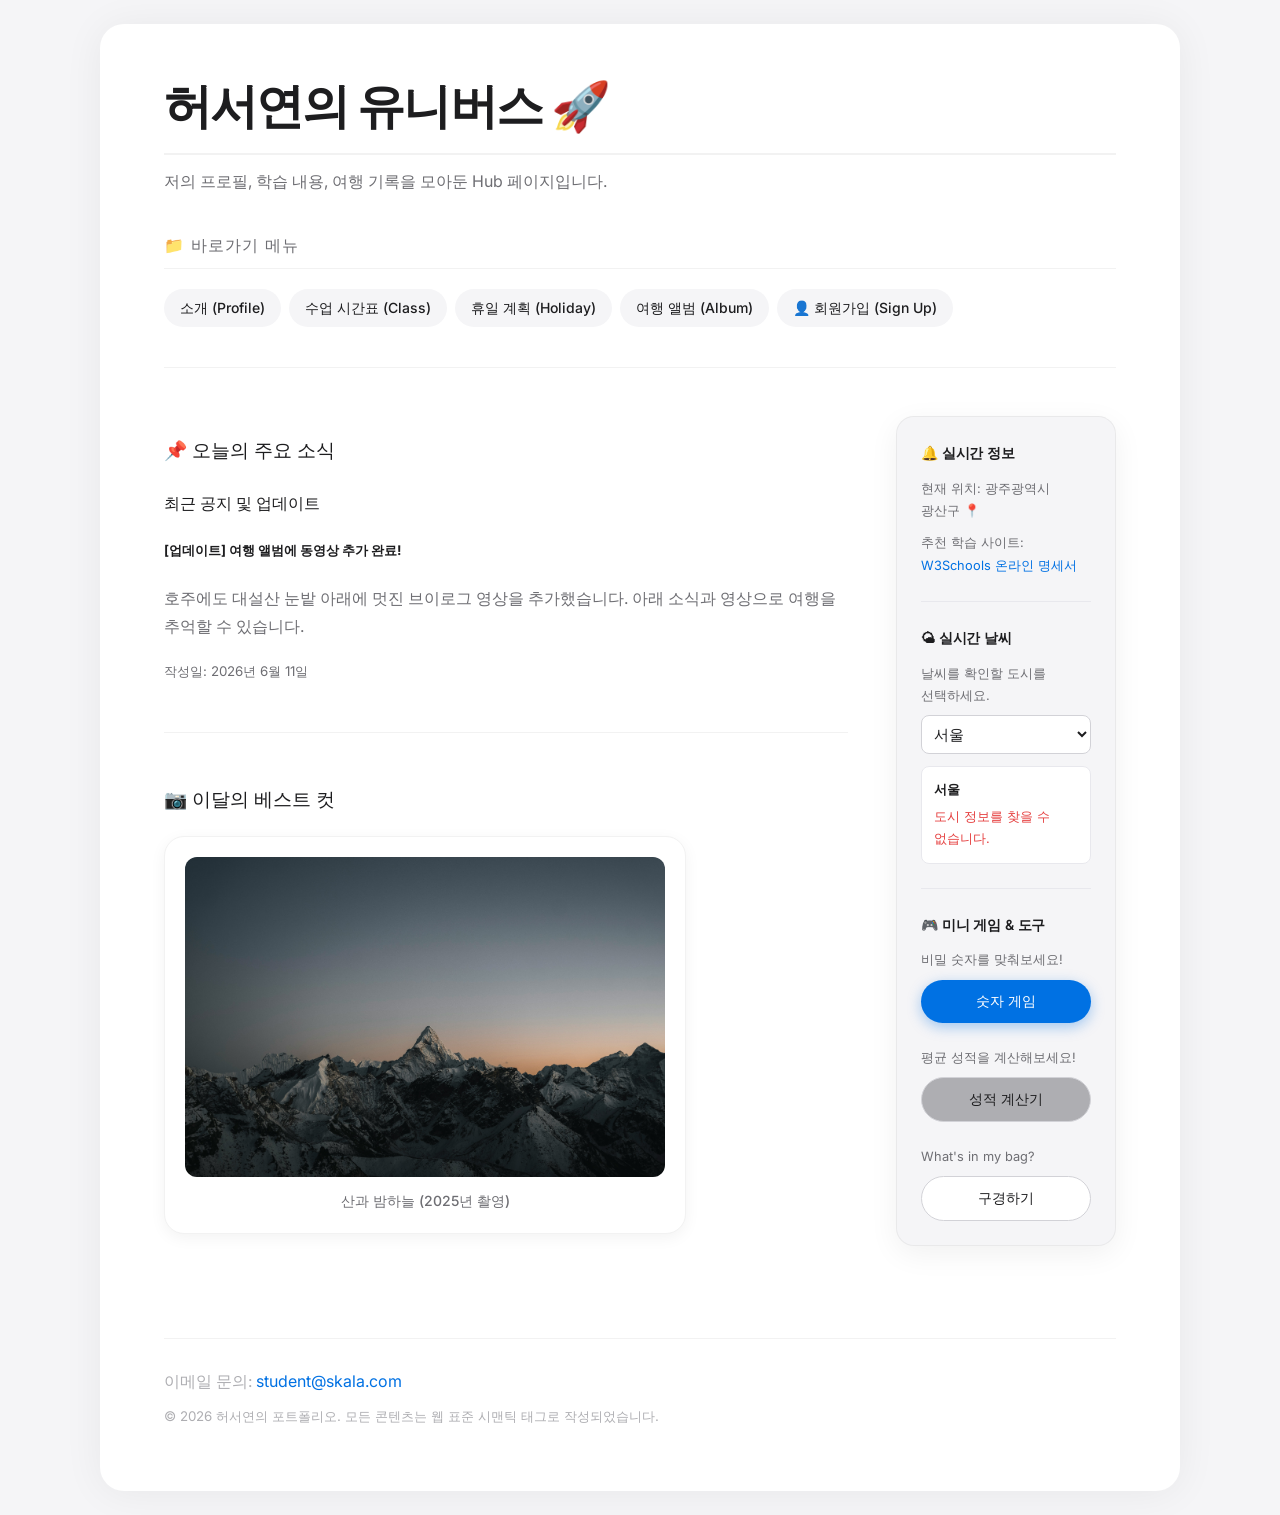
<file: index.html>
<!DOCTYPE html>
<html lang="ko">

<head>
  <meta charset="UTF-8">
  <meta name="description" content="허서연의 개인 포털 페이지 — 프로필, 수업 시간표, 여행 앨범, 날씨 정보를 한눈에 확인하세요.">
  <meta name="viewport" content="width=device-width, initial-scale=1.0">
  <title>Welcome SKALA</title>
  <link rel="stylesheet" href="css/style.css">
</head>

<body>
  <div class="container">
    <header>
      <h1>허서연의 유니버스 🚀</h1>
      <p>저의 프로필, 학습 내용, 여행 기록을 모아둔 Hub 페이지입니다.</p>
    </header>

    <nav>
      <h2>📁 바로가기 메뉴</h2>
      <ul>
        <li><a href="myProfile.html">소개 (Profile)</a></li>
        <li><a href="myClass.html">수업 시간표 (Class)</a></li>
        <li><a href="holiday.html">휴일 계획 (Holiday)</a></li>
        <li><a href="myTrip.html">여행 앨범 (Album)</a></li>
        <li><a href="signUp.html">👤 회원가입 (Sign Up)</a></li>
      </ul>
    </nav>

    <div class="content-layout">
      <main>
        <h3>📌 오늘의 주요 소식</h3>

        <section>
          <h4>최근 공지 및 업데이트</h4>
          <h5>[업데이트] 여행 앨범에 동영상 추가 완료!</h5>
          <p>
            호주에도 대설산 눈밭 아래에 멋진 브이로그 영상을 추가했습니다. 아래 소식과 영상으로 여행을 추억할 수 있습니다.
          </p>
          <p><small>작성일: <time datetime="2026-06-11">2026년 6월 11일</time></small></p>
        </section>

        <section class="best-cut-section">
          <h3>📷 이달의 베스트 컷</h3>
          <figure class="best-cut-card">
            <a href="myTrip.html">
              <img src="media/mount.jpg" alt="노을진 저녁의 산 풍경">
            </a>
            <figcaption>산과 밤하늘 (2025년 촬영)</figcaption>
          </figure>
        </section>
      </main>

      <aside>
        <h3>🔔 실시간 정보</h3>
        <p>현재 위치: 광주광역시 광산구 📍</p>
        <p>
          추천 학습 사이트:
          <a href="https://www.w3schools.com/" target="_blank">W3Schools 온라인 명세서</a>
          <!--새 탭에서 열기-. "_self"로 바꾸면 현재 탭에서 열기-->
        </p>

        <section class="tool-section">
          <h3>🌤 실시간 날씨</h3>
          <p class="tool-text">날씨를 확인할 도시를 선택하세요.</p>
          <select id="city-select">
            <option value="Seoul" selected>서울</option>
            <option value="Busan">부산</option>
            <option value="Gwangju">광주</option>
            <option value="Daejeon">대전</option>
          </select>
          <div id="weather-box">
            <p>도시를 선택해주세요.</p>
          </div>
        </section>

        <section class="tool-section">
          <h3>🎮 미니 게임 & 도구</h3>
          <p class="tool-text">비밀 숫자를 맞춰보세요!</p>
          <button class="btn-submit tool-btn" onclick="playUpDownGame()">숫자 게임</button>

          <p class="tool-text">평균 성적을 계산해보세요!</p>
          <button class="btn-reset tool-btn" onclick="calculateGrades()">성적 계산기</button>

          <p class="tool-text">What's in my bag?</p>
          <button class="btn-reset bg-white tool-btn" onclick="showMyBag()">구경하기</button>
        </section>
      </aside>
    </div>

    <footer>
      <!--mailto: 클릭 시 해당 이메일 주소로 바로 메일 전송 가능 -->
      <p>이메일 문의: <a href="mailto:student@skala.com">student@skala.com</a></p>
      <p><small>&copy; 2026 허서연의 포트폴리오. 모든 콘텐츠는 웹 표준 시맨틱 태그로 작성되었습니다.</small></p>
    </footer>
  </div>

  <script src="script/upDown.js"></script>
  <script src="script/grade.js"></script>
  <script src="script/bag.js"></script>
  <script type="module" src="script/realtimeInfo.js"></script>
</body>

</html>
</file>
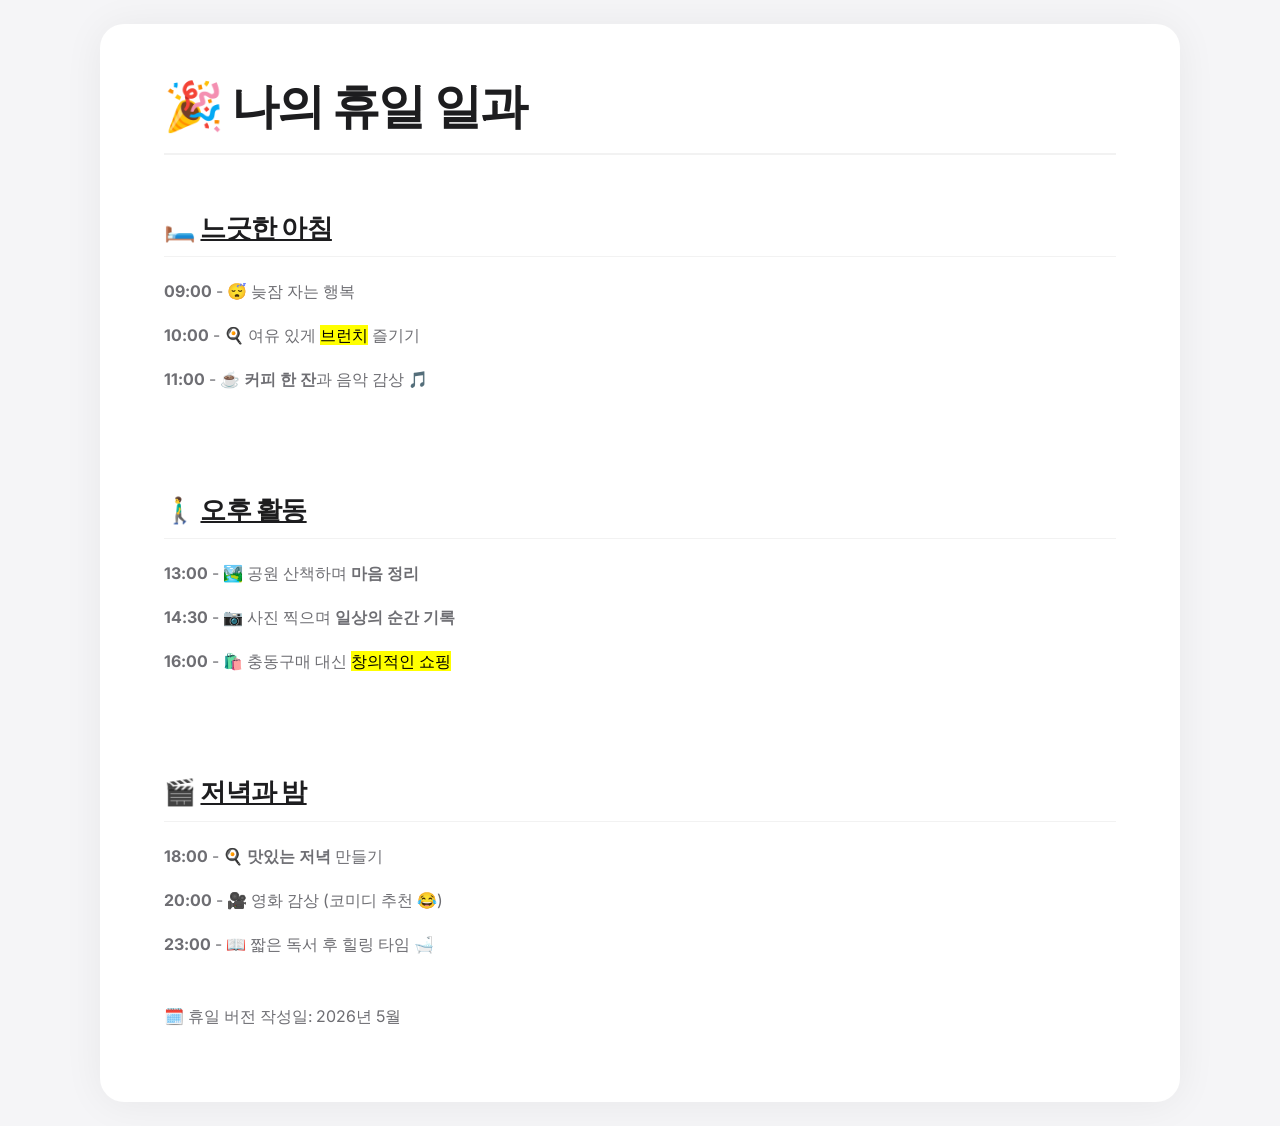
<file: holiday.html>
<!DOCTYPE html>
<html lang="ko">

<head>
  <meta charset="UTF-8">
  <meta name="description" content="휴일 일정을 정리한 페이지입니다.">
  <meta name="viewport" content="width=device-width, initial-scale=1.0">
  <title>myHoliday</title>
  <link rel="stylesheet" href="css/style.css">
</head>

<body>
  <div class="container">
    <h1>🎉 나의 휴일 일과</h1>
    <h2>🛏️ <ins>느긋한 아침</ins></h2>
    <p><b>09:00</b> - 😴 늦잠 자는 행복</p>
    <p><b>10:00</b> - 🍳 여유 있게 <mark>브런치</mark> 즐기기</p>
    <p><b>11:00</b> - ☕️ <b>커피 한 잔</b>과 음악 감상 🎵</p>
    <br>

    <h2>🚶‍♂️ <ins>오후 활동</ins></h2>
    <p><b>13:00</b> - 🏞️ 공원 산책하며 <b>마음 정리</b></p>
    <p><b>14:30</b> - 📷 사진 찍으며 <b>일상의 순간 기록</b></p>
    <p><b>16:00</b> - 🛍️ 충동구매 대신 <mark>창의적인 쇼핑</mark></p>
    <br>

    <h2>🎬 <ins>저녁과 밤</ins></h2>
    <p><b>18:00</b> - 🍳 <b>맛있는 저녁</b> 만들기</p>
    <p><b>20:00</b> - 🎥 영화 감상 (코미디 추천 😂)</p>
    <p><b>23:00</b> - 📖 짧은 독서 후 힐링 타임 🛁</p>
    <br>

    <p>🗓️ 휴일 버전 작성일: 2026년 5월</p>
  </div>
</body>

</html>
</file>
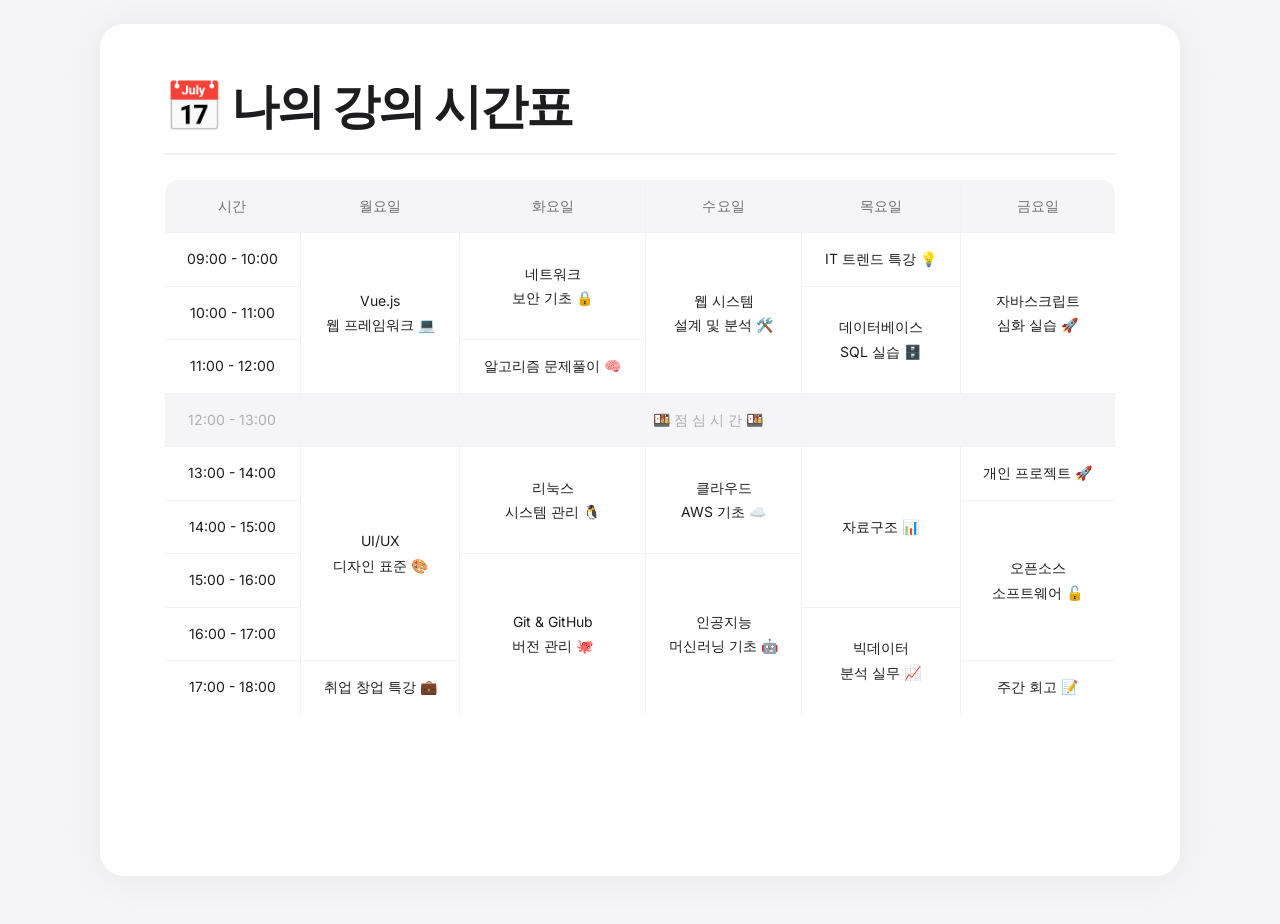
<file: myClass.html>
<!DOCTYPE html>
<html lang="ko">

<head>
    <meta charset="UTF-8">
    <meta name="description" content="수업 시간표 페이지">
    <meta name="viewport" content="width=device-width, initial-scale=1.0">
    <title>myClass</title>
    <link rel="stylesheet" href="css/style.css">
</head>

<body>
    <div class="container">
        <h1>📅 나의 강의 시간표</h1>

        <table>
            <thead>
                <tr>
                    <th>시간</th>
                    <th>월요일</th>
                    <th>화요일</th>
                    <th>수요일</th>
                    <th>목요일</th>
                    <th>금요일</th>
                </tr>
            </thead>
            <tbody>
                <!--rowspan:세로 방향 행 합치기-->
                <!--colspan:가로 방향 열 합치기-->
                <tr>
                    <td>09:00 - 10:00</td>
                    <td rowspan="3">Vue.js<br>웹 프레임워크 💻</td>
                    <td rowspan="2">네트워크<br>보안 기초 🔒</td>
                    <td rowspan="3">웹 시스템<br>설계 및 분석 🛠️</td>
                    <td>IT 트렌드 특강 💡</td>
                    <td rowspan="3">자바스크립트<br>심화 실습 🚀</td>
                </tr>
                <tr>
                    <td>10:00 - 11:00</td>
                    <td rowspan="2">데이터베이스<br>SQL 실습 🗄️</td>
                </tr>
                <tr>
                    <td>11:00 - 12:00</td>
                    <td>알고리즘 문제풀이 🧠</td>
                </tr>

                <tr class="lunch-row">
                    <td>12:00 - 13:00</td>
                    <td colspan="5">🍱 점 심 시 간 🍱</td>
                </tr>

                <tr>
                    <td>13:00 - 14:00</td>
                    <td rowspan="4">UI/UX<br>디자인 표준 🎨</td>
                    <td rowspan="2">리눅스<br>시스템 관리 🐧</td>
                    <td rowspan="2">클라우드<br>AWS 기초 ☁️</td>
                    <td rowspan="3">자료구조 📊</td>
                    <td>개인 프로젝트 🚀</td>
                </tr>
                <tr>
                    <td>14:00 - 15:00</td>
                    <td rowspan="3">오픈소스<br>소프트웨어 🔓</td>
                </tr>
                <tr>
                    <td>15:00 - 16:00</td>
                    <td rowspan="3">Git & GitHub<br>버전 관리 🐙</td>
                    <td rowspan="3">인공지능<br>머신러닝 기초 🤖</td>
                </tr>
                <tr>
                    <td>16:00 - 17:00</td>
                    <td rowspan="2">빅데이터<br>분석 실무 📈</td>
                </tr>
                <tr>
                    <td>17:00 - 18:00</td>
                    <td>취업 창업 특강 💼</td>
                    <td>주간 회고 📝</td>
                </tr>
            </tbody>
        </table>
    </div>
</body>

</html>
</file>
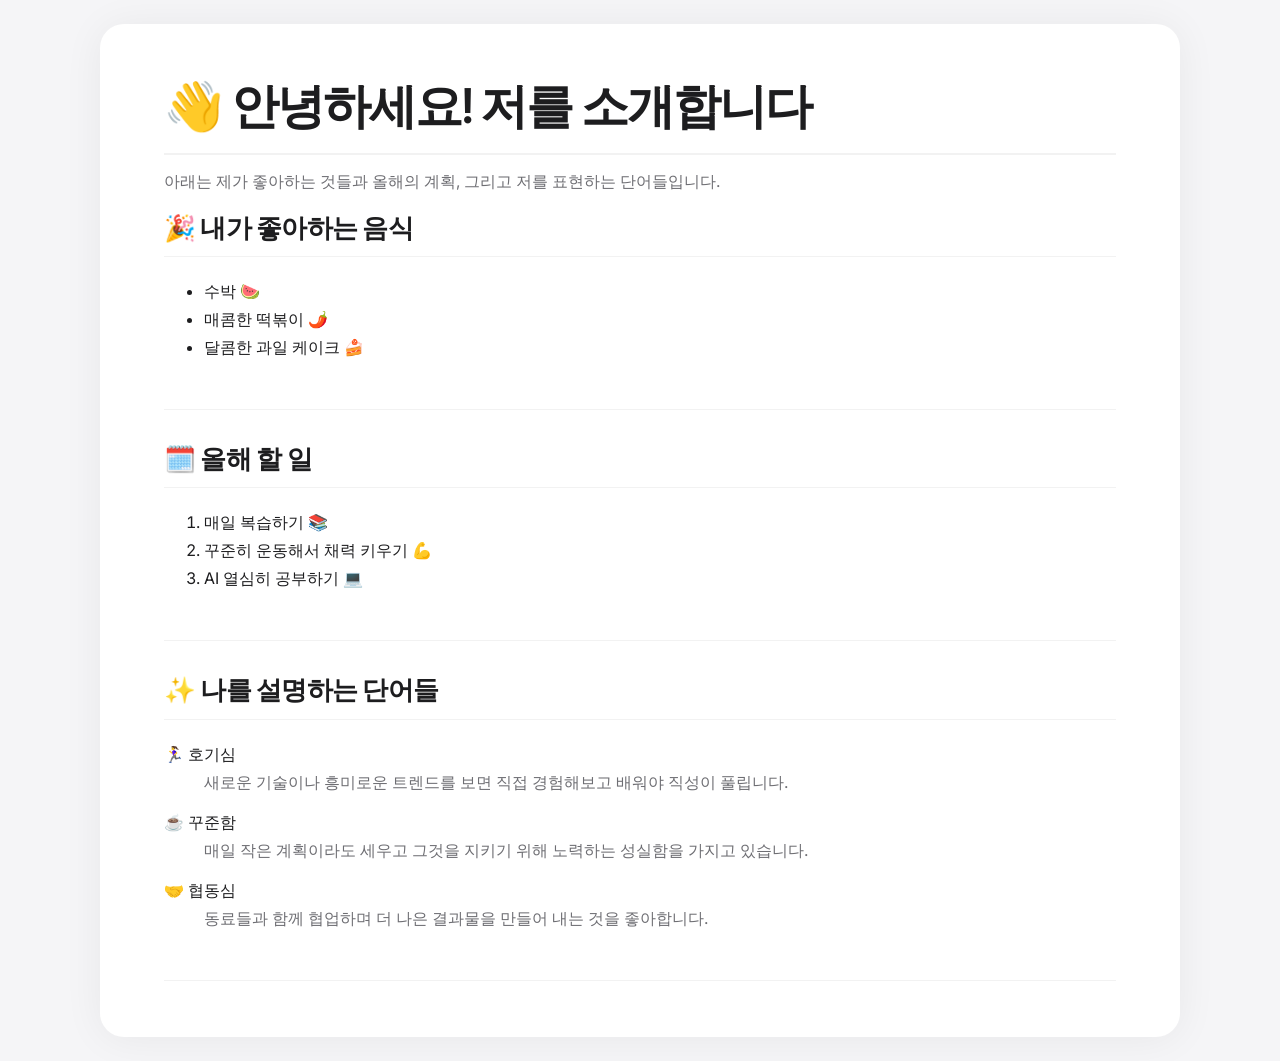
<file: myProfile.html>
<!DOCTYPE html>
<html lang="ko">

<head>
  <meta charset="UTF-8">
  <meta name="description" content="허서연의 프로필 페이지">
  <meta name="viewport" content="width=device-width, initial-scale=1.0">
  <title>myProfile</title>
  <link rel="stylesheet" href="css/style.css">
</head>

<body>
  <div class="container">
    <main>
      <h1>👋 안녕하세요! 저를 소개합니다</h1>
      <p>아래는 제가 좋아하는 것들과 올해의 계획, 그리고 저를 표현하는 단어들입니다.</p>

      <section>
        <h2>🎉 내가 좋아하는 음식</h2>
        <!--ul:순서 없는 목록-->
        <ul>
          <li>수박 🍉</li>
          <li>매콤한 떡볶이 🌶️</li>
          <li>달콤한 과일 케이크 🍰</li>
        </ul>
      </section>

      <section>
        <h2>🗓️ 올해 할 일</h2>
        <!--ol:순서 있는 목록-->
        <ol type="1">
          <li>매일 복습하기 📚</li>
          <li>꾸준히 운동해서 채력 키우기 💪</li>
          <li>AI 열심히 공부하기 💻</li>
        </ol>
      </section>

      <section>
        <h2>✨ 나를 설명하는 단어들</h2>
        <!--dl:설명 목록-->
        <dl>
          <dt>🏃‍♀️ 호기심</dt>
          <dd>새로운 기술이나 흥미로운 트렌드를 보면 직접 경험해보고 배워야 직성이 풀립니다.</dd>
          <dt>☕️ 꾸준함</dt>
          <dd>매일 작은 계획이라도 세우고 그것을 지키기 위해 노력하는 성실함을 가지고 있습니다.</dd>
          <dt>🤝 협동심</dt>
          <dd>동료들과 함께 협업하며 더 나은 결과물을 만들어 내는 것을 좋아합니다.</dd>
        </dl>
      </section>
    </main>
  </div>
</body>

</html>
</file>
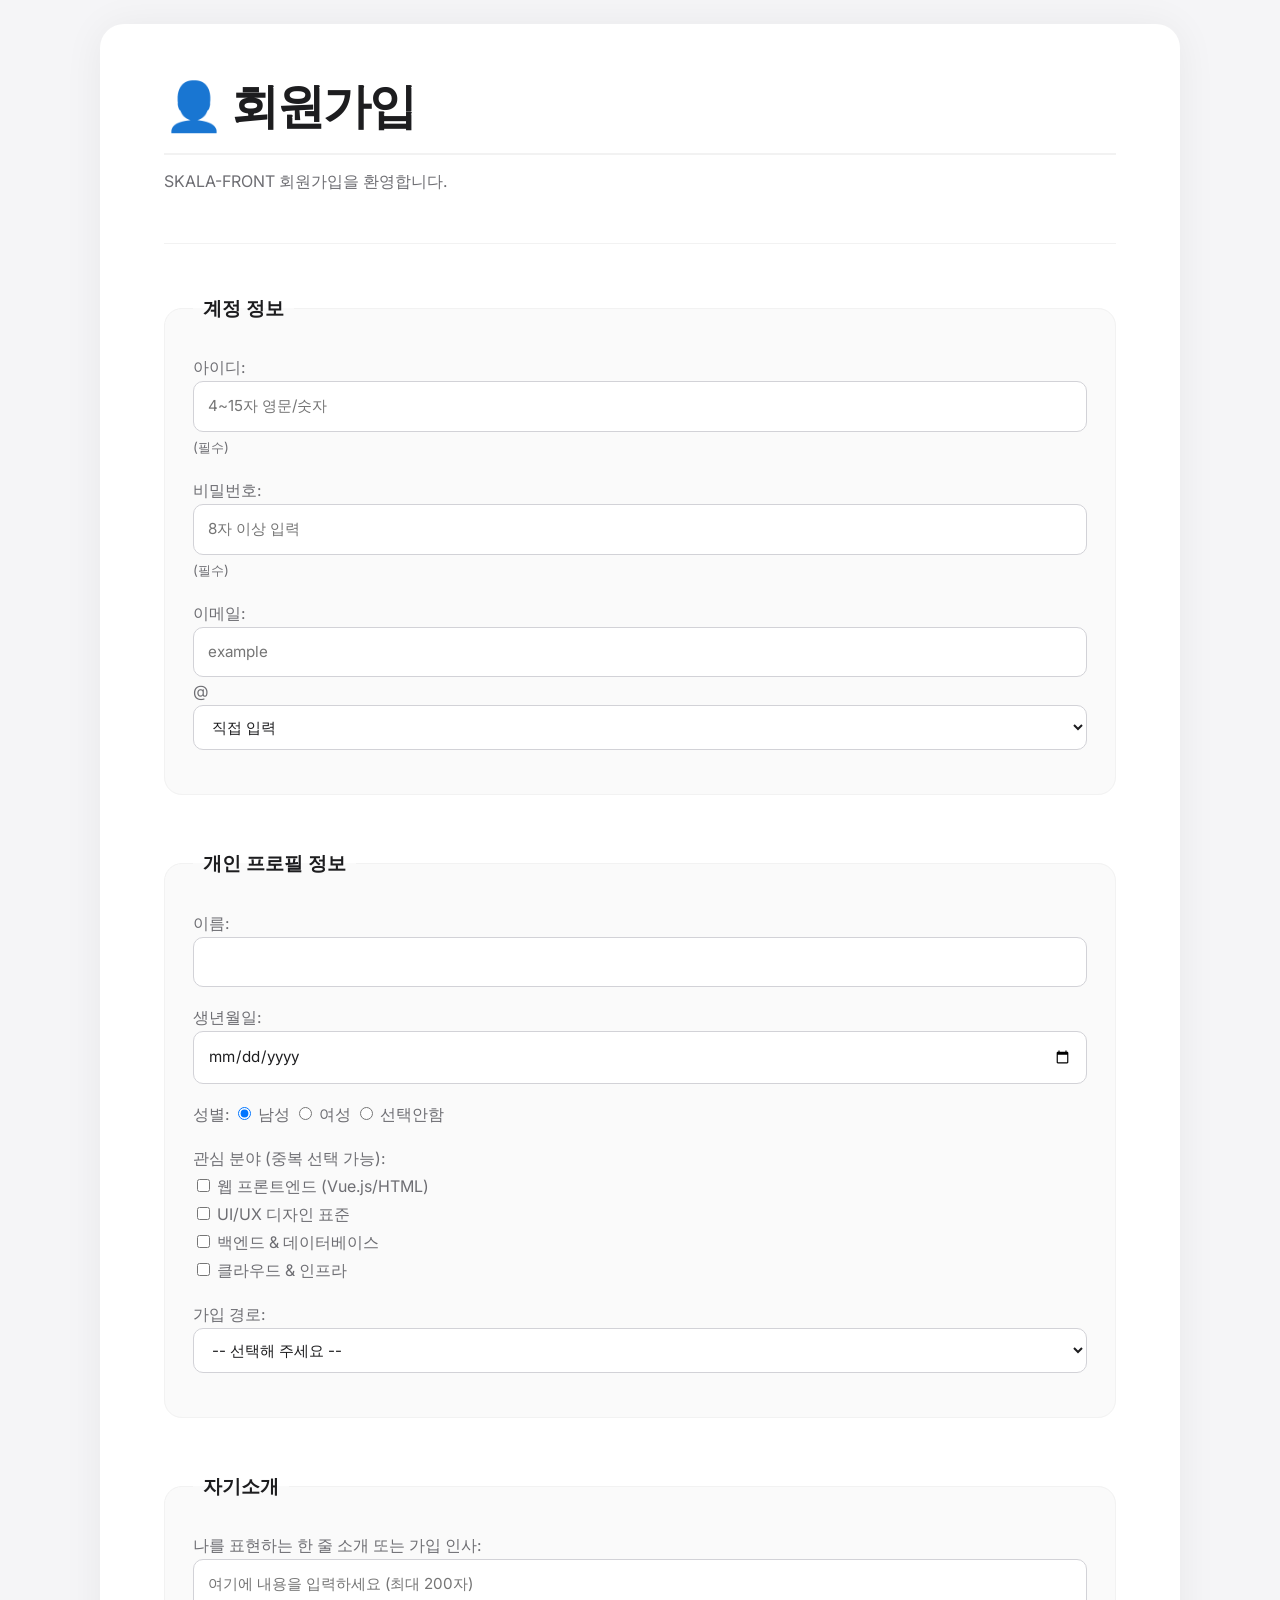
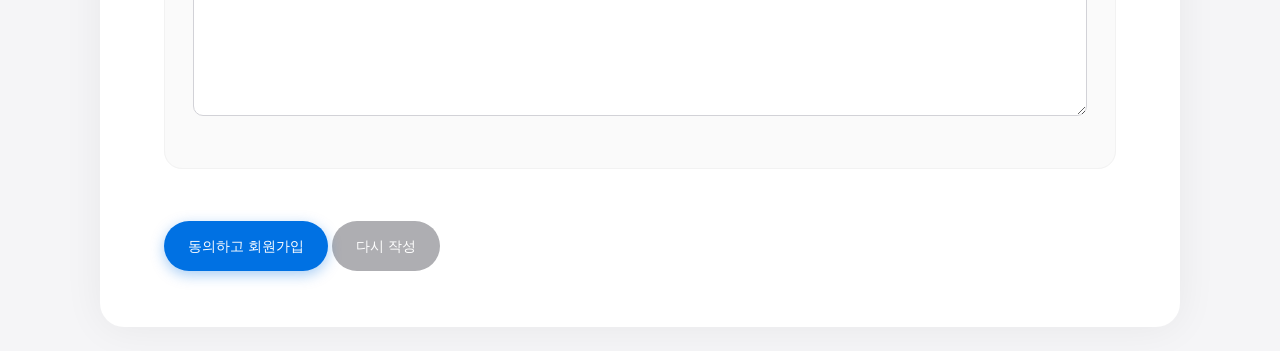
<file: signUp.html>
<!DOCTYPE html>
<html lang="ko">

<head>
    <meta charset="UTF-8">
    <meta name="description" content="포털 회원가입 페이지">
    <meta name="viewport" content="width=device-width, initial-scale=1.0">
    <title>signUp</title>
    <link rel="stylesheet" href="css/style.css">
</head>

<body>
    <div class="container">
        <main>
            <h1>👤 회원가입</h1>
            <p>SKALA-FRONT 회원가입을 환영합니다.</p>
            <hr>

            <!--폼을 전송하면 signUpResult.html로 이동-->
            <form action="signUpResult.html" method="get">
                <fieldset>
                    <legend>계정 정보</legend>
                    <p>
                        <label for="userId">아이디: </label>
                        <input type="text" id="userId" name="userId" minlength="4" maxlength="15" required
                            placeholder="4~15자 영문/숫자">
                        <small>(필수)</small>
                        <!--작은 글씨-->
                    </p>
                    <p>
                        <label for="userPw">비밀번호: </label>
                        <input type="password" id="userPw" name="userPw" minlength="8" required placeholder="8자 이상 입력">
                        <small>(필수)</small>
                    </p>
                    <p>
                        <label for="userEmail">이메일: </label>
                        <input type="text" id="userEmail" name="userEmail" placeholder="example">
                        @
                        <select id="emailDomain" name="emailDomain">
                            <option value="direct">직접 입력</option>
                            <option value="naver.com">naver.com</option>
                            <option value="gmail.com">gmail.com</option>
                            <option value="daum.net">daum.net</option>
                        </select>
                    </p>
                </fieldset>
                <br>

                <fieldset>
                    <legend>개인 프로필 정보</legend>
                    <p>
                        <label for="userName">이름: </label>
                        <input type="text" id="userName" name="userName" required>
                    </p>
                    <p>
                        <label for="userBirth">생년월일: </label>
                        <input type="date" id="userBirth" name="userBirth">
                    </p>
                    <p>
                        <label for="gender">성별: </label>
                        <label><input type="radio" name="gender" value="male" checked> 남성</label>
                        <!--checked: 기본 선택-->
                        <label><input type="radio" name="gender" value="female"> 여성</label>
                        <label><input type="radio" name="gender" value="none"> 선택안함</label>
                    </p>
                    <p>
                        <label for="interest">관심 분야 (중복 선택 가능): </label><br>
                        <label><input type="checkbox" name="interest" value="frontend"> 웹 프론트엔드
                            (Vue.js/HTML)</label><br>
                        <label><input type="checkbox" name="interest" value="uiux"> UI/UX 디자인 표준</label><br>
                        <label><input type="checkbox" name="interest" value="backend"> 백엔드 & 데이터베이스</label><br>
                        <label><input type="checkbox" name="interest" value="devops"> 클라우드 & 인프라</label>
                    </p>

                    <p>
                        <label for="joinPath">가입 경로: </label>
                        <select id="joinPath" name="joinPath">
                            <option value="" disabled selected>-- 선택해 주세요 --</option>
                            <option value="search">인터넷 검색</option>
                            <option value="friend">지인 추천</option>
                            <option value="sns">SNS 광고</option>
                            <option value="etc">기타</option>
                        </select>
                    </p>
                </fieldset>
                <br>

                <fieldset>
                    <legend>자기소개</legend>
                    <p>
                        <label for="intro">나를 표현하는 한 줄 소개 또는 가입 인사:</label><br>
                        <textarea id="intro" name="intro" rows="5" maxlength="200"
                            placeholder="여기에 내용을 입력하세요 (최대 200자)"></textarea>
                    </p>
                </fieldset>
                <br>

                <div>
                    <input type="submit" class="btn-submit" value="동의하고 회원가입">
                    <input type="reset" class="btn-reset" value="다시 작성">
                </div>
                <!--btn-submit: 제출 버튼-->
                <!--btn-reset: 초기화 버튼-->
                <!--button: 기본 동작이 없는 일반 버튼-->
            </form>
        </main>
    </div>
</body>

</html>
</file>
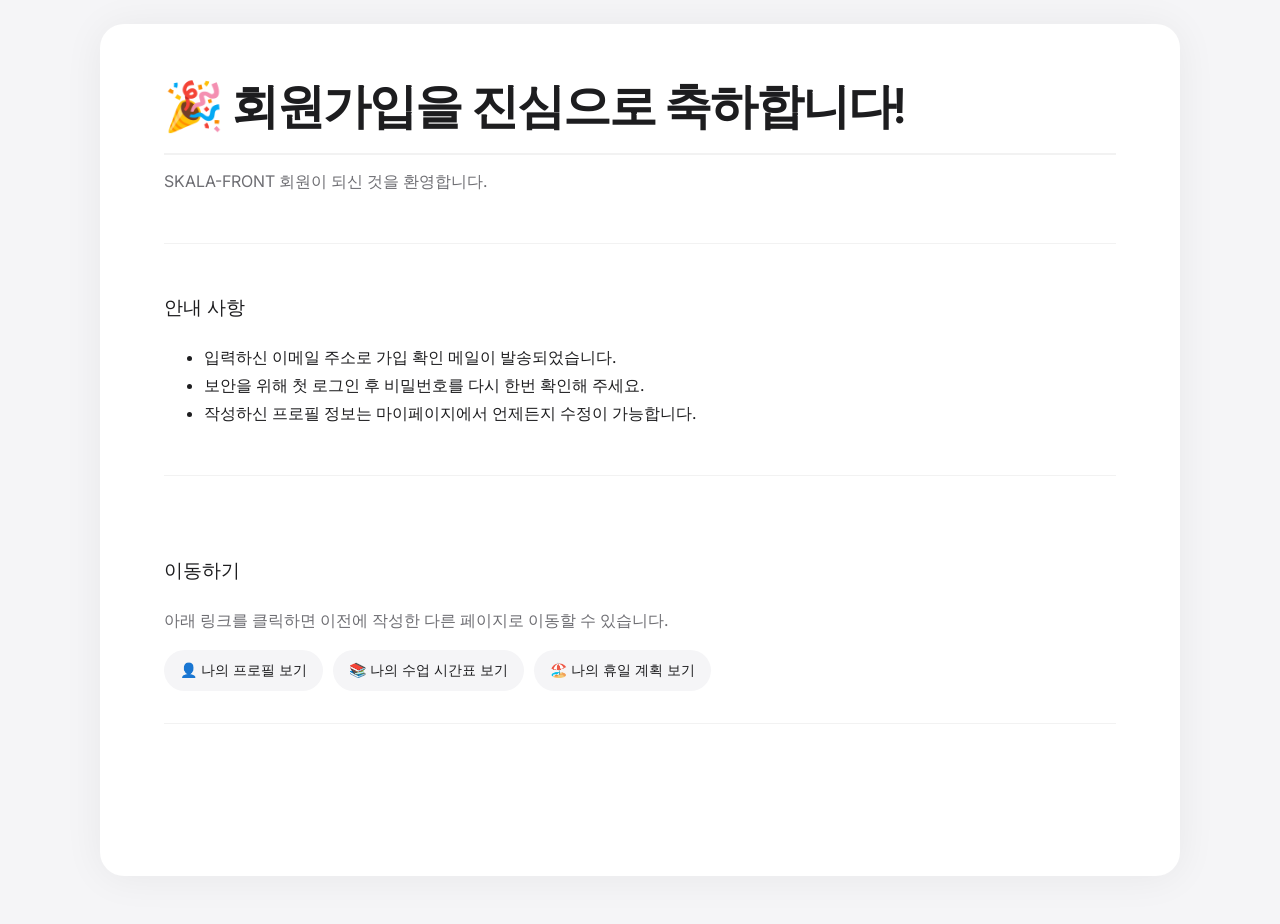
<file: signUpResult.html>
<!DOCTYPE html>
<html lang="ko">

<head>
  <meta charset="UTF-8">
  <meta name="description" content="가입 정보를 확인하세요.">
  <meta name="viewport" content="width=device-width, initial-scale=1.0">
  <title>회원가입 결과</title>
  <link rel="stylesheet" href="css/style.css">
</head>

<body>
  <div class="container">
    <main>
      <h1>🎉 회원가입을 진심으로 축하합니다!</h1>
      <p>SKALA-FRONT 회원이 되신 것을 환영합니다.</p>
      <hr>

      <section>
        <h3>안내 사항</h3>
        <ul>
          <li>입력하신 이메일 주소로 가입 확인 메일이 발송되었습니다.</li>
          <li>보안을 위해 첫 로그인 후 비밀번호를 다시 한번 확인해 주세요.</li>
          <li>작성하신 프로필 정보는 마이페이지에서 언제든지 수정이 가능합니다.</li>
        </ul>
      </section>
      <br>

      <section>
        <h3>이동하기</h3>
        <p>아래 링크를 클릭하면 이전에 작성한 다른 페이지로 이동할 수 있습니다.</p>
        <ul class="result-links">
          <li><a href="myProfile.html">👤 나의 프로필 보기</a></li>
          <li><a href="myClass.html">📚 나의 수업 시간표 보기</a></li>
          <li><a href="holiday.html">🏖️ 나의 휴일 계획 보기</a></li>
        </ul>
      </section>
    </main>
  </div>
</body>

</html>
</file>
<file: css/style.css>
@import url("https://fonts.googleapis.com/css2?family=Inter:wght@300;400;500;600&display=swap");

* {
  box-sizing: border-box;
}

body {
  min-height: 100vh;
  margin: 0;
  color: #1d1d1f;
  background-color: #f5f5f7;
  font-family: "Inter", -apple-system, BlinkMacSystemFont, "Helvetica Neue", sans-serif;
  font-weight: 400;
  line-height: 1.75;
  word-break: keep-all;
  -webkit-font-smoothing: antialiased;
}

.container {
  width: calc(100% - 48px);
  max-width: 1080px;
  min-height: calc(100vh - 48px);
  margin: 24px auto;
  padding: 56px 64px;
  border-radius: 24px;
  background-color: #ffffff;
  box-shadow: 0 2px 40px rgba(0, 0, 0, 0.06);
}

p {
  margin: 0 0 16px;
  color: #6e6e73;
  font-size: 1rem;
}

h1 {
  margin: 0 0 12px;
  padding: 0 0 20px;
  color: #1d1d1f;
  font-size: clamp(2rem, 5vw, 3rem);
  font-weight: 600;
  line-height: 1.1;
  letter-spacing: -0.04em;
  border-bottom: 2px solid #f2f2f2;
}

h2 {
  margin: 56px 0 20px;
  padding: 0 0 12px;
  color: #1d1d1f;
  font-size: clamp(1.2rem, 3vw, 1.6rem);
  font-weight: 600;
  line-height: 1.3;
  letter-spacing: -0.03em;
  border-bottom: 1px solid #f2f2f2;
}

main h2:first-child {
  margin-top: 0;
}

h3,
h4 {
  color: #1d1d1f;
  font-weight: 500;
}

@keyframes fadeInDownSparkle {
  0% {
    opacity: 0;
    transform: translateY(-20px);
    text-shadow: none;
  }

  50% {
    text-shadow: 0 0 20px rgba(155, 89, 182, 0.6), 0 0 40px rgba(155, 89, 182, 0.3);
  }

  100% {
    opacity: 1;
    transform: translateY(0);
    text-shadow: none;
  }
}

header h1 {
  animation: fadeInDownSparkle 1.5s ease-out forwards;
}

a {
  color: #0071e3;
  text-decoration: none;
  transition: color 0.2s ease, opacity 0.2s ease;
}

a:hover,
a:focus-visible {
  color: #0077ed;
  opacity: 0.8;
  text-decoration: none;
}

nav {
  margin: 40px 0 48px;
  padding: 0 0 40px;
  border-bottom: 1px solid #f2f2f2;
}

nav h2 {
  margin-top: 0;
  font-size: 1rem;
  font-weight: 500;
  color: #6e6e73;
  text-transform: uppercase;
  letter-spacing: 0.08em;
}

nav ul,
.result-links {
  display: flex;
  flex-wrap: wrap;
  margin: 0;
  padding: 0;
  list-style: none;
}

nav ul {
  gap: 8px;
}

nav a,
.result-links a {
  position: relative;
  display: block;
  color: #1d1d1f;
  border-radius: 980px;
  background-color: #f5f5f7;
  overflow: hidden;
  z-index: 1;
  transition: color 1s ease-in-out, transform 0.6s ease-out;
}

nav a::before,
.result-links a::before {
  content: "";
  position: absolute;
  top: 0;
  left: 0;
  right: 0;
  bottom: 0;
  background-image: linear-gradient(120deg, rgba(0, 113, 227, 0.85), rgba(0, 198, 255, 0.9));
  opacity: 0;
  z-index: -1;
  transition: opacity 1s ease-in-out;
  border-radius: inherit;
}

nav a {
  padding: 7px 16px;
  font-size: 0.875rem;
  font-weight: 500;
}

nav a:hover,
nav a:focus-visible,
.result-links a:hover,
.result-links a:focus-visible {
  color: #ffffff;
  text-decoration: none;
  transform: translateY(-2px);
}

nav a:hover::before,
nav a:focus-visible::before,
.result-links a:hover::before,
.result-links a:focus-visible::before {
  opacity: 1;
}

section {
  padding: 32px 0;
  border-bottom: 1px solid #f2f2f2;
}

main>section:first-of-type {
  padding-top: 0;
}

hr {
  margin: 48px 0;
  border: 0;
  border-top: 1px solid #f2f2f2;
}

.content-layout {
  display: flex;
  gap: 48px;
  align-items: flex-start;
  justify-content: space-between;
}

.content-layout main {
  flex: 1;
}

aside {
  position: sticky;
  top: 120px;
  width: 220px;
  flex-shrink: 0;
  margin-top: 0;
  padding: 24px;
  font-size: 0.875rem;
  border-radius: 18px;
  background-color: #f5f5f7;
  border: 1px solid rgba(0, 0, 0, 0.05);
  box-shadow: 0 8px 30px rgba(0, 0, 0, 0.06);
  transition: transform 0.5s ease-out, box-shadow 0.5s ease;
  transform-style: preserve-3d;
}

aside:hover {
  box-shadow: 0 16px 40px rgba(0, 0, 0, 0.08);
}

aside h3 {
  margin: 0 0 12px;
  font-size: 0.875rem;
  font-weight: 600;
  color: #1d1d1f;
  letter-spacing: -0.01em;
}

aside p {
  margin: 0 0 10px;
  font-size: 0.8rem;
  color: #6e6e73;
}

aside section.tool-section {
  margin-top: 24px;
  padding-top: 24px;
  border-top: 1px solid #e8e8ed;
  border-bottom: none;
  padding-bottom: 0;
}

aside section.tool-section p.tool-text {
  margin-bottom: 8px;
}

aside section.tool-section select#city-select {
  width: 100%;
  padding: 8px;
  margin-bottom: 12px;
  border-radius: 8px;
  border: 1px solid #d2d2d7;
  font-family: inherit;
}

aside section.tool-section #weather-box {
  padding: 12px;
  background: #fff;
  border-radius: 8px;
  border: 1px solid #e8e8ed;
  font-size: 0.85rem;
  min-height: 60px;
}

#weather-box .weather-city {
  margin-bottom: 4px;
  font-weight: 600;
  color: #1d1d1f;
}

#weather-box .weather-coord {
  margin-bottom: 4px;
  font-size: 0.8rem;
  color: #86868b;
}

#weather-box .weather-temp {
  margin-bottom: 0;
}

#weather-box .weather-loading {
  margin-bottom: 0;
  color: #0071e3;
}

#weather-box .weather-error {
  margin-bottom: 0;
  color: #e53e3e;
}

aside section.tool-section button.tool-btn {
  width: 100%;
  margin-bottom: 24px;
}

aside section.tool-section button.tool-btn:last-child {
  margin-bottom: 0;
}

aside section.tool-section button.btn-reset {
  color: #1d1d1f;
  border: 1px solid #d2d2d7;
}

aside section.tool-section button.bg-white {
  background-color: #ffffff;
}

table {
  width: 100%;
  margin: 24px 0;
  overflow: hidden;
  border: 1px solid #f2f2f2;
  border-collapse: collapse;
  border-radius: 14px;
  background-color: #ffffff;
}

th,
td {
  padding: 14px 16px;
  border: 1px solid #f2f2f2;
  text-align: center;
  font-size: 0.875rem;
}

th {
  color: #6e6e73;
  background-color: #f5f5f7;
  font-weight: 500;
  letter-spacing: 0.01em;
}

.lunch-row {
  text-align: center;
  background-color: #f5f5f7;
  color: #aeaeb2;
}

fieldset {
  margin: 0 0 24px;
  padding: 28px;
  border: 1px solid #f2f2f2;
  border-radius: 18px;
  background-color: #fafafa;
}

legend {
  padding: 0 10px;
  color: #1d1d1f;
  font-weight: 600;
  font-size: 1.2rem;
}

input,
select,
textarea {
  font: inherit;
}

input:not([type="radio"]):not([type="checkbox"]):not([type="submit"]):not([type="reset"]),
select,
textarea {
  width: 100%;
  max-width: 100%;
  padding: 11px 14px;
  border: 1.5px solid #d2d2d7;
  border-radius: 10px;
  color: #1d1d1f;
  background-color: #ffffff;
  font-size: 0.95rem;
  transition: border-color 0.2s ease, box-shadow 0.2s ease;
}

textarea {
  min-width: 100%;
  min-height: 120px;
  resize: vertical;
}

input:focus,
select:focus,
textarea:focus {
  border-color: #0071e3;
  outline: none;
  box-shadow: 0 0 0 3px rgba(0, 113, 227, 0.18);
}

.btn-submit,
.btn-reset {
  padding: 12px 24px;
  border: 0;
  border-radius: 980px;
  color: #ffffff;
  cursor: pointer;
  font-size: 0.9rem;
  font-weight: 500;
  font-family: inherit;
  transition: transform 0.3s ease, opacity 0.3s ease, box-shadow 0.3s ease;
}

.btn-submit {
  position: relative;
  color: #ffffff;
  background-color: #0071e3;
  box-shadow: 0 4px 14px rgba(0, 113, 227, 0.35);
  overflow: hidden;
  z-index: 1;
  transition: transform 0.6s ease-out, box-shadow 0.6s ease-out;
}

.btn-submit::before {
  content: "";
  position: absolute;
  top: 0;
  left: 0;
  right: 0;
  bottom: 0;
  background-image: linear-gradient(120deg, rgba(0, 198, 255, 0.6), rgba(0, 113, 227, 0.2));
  opacity: 0;
  z-index: -1;
  transition: opacity 1s ease-in-out;
  border-radius: inherit;
}

.btn-reset {
  background-color: #aeaeb2;
  box-shadow: none;
}

.btn-submit:hover,
.btn-reset:hover {
  transform: translateY(-2px);
}

.btn-submit:hover {
  box-shadow: 0 6px 20px rgba(0, 113, 227, 0.45);
}

.btn-submit:hover::before {
  opacity: 1;
}

.result-links {
  gap: 10px;
}

.result-links a {
  padding: 8px 16px;
  font-size: 0.875rem;
}

img,
video {
  max-width: 100%;
  height: auto;
  border-radius: 14px;
}

audio {
  width: min(100%, 420px);
}


dd {
  margin-bottom: 12px;
  color: #6e6e73;
}

.trip-grid {
  display: grid;
  grid-template-columns: repeat(3, 1fr);
  gap: 20px;
  margin-bottom: 56px;
}

.trip-grid section {
  padding: 16px;
  border: 1px solid #f2f2f2;
  border-radius: 18px;
  background-color: #ffffff;
  display: flex;
  flex-direction: column;
  min-width: 0;
  transition: transform 0.4s ease-out, box-shadow 0.4s ease;
  box-shadow: 0 2px 10px rgba(0, 0, 0, 0.04);
}

.trip-grid section:hover {
  transform: translateY(-10px) scale(1.01);
  box-shadow: 0 16px 32px rgba(0, 0, 0, 0.1);
}

.trip-grid picture {
  display: block;
  width: 100%;
  border-radius: 10px;
  overflow: hidden;
  flex-shrink: 0;
}

.trip-grid picture img {
  display: block;
  width: 100%;
  height: 200px;
  object-fit: cover;
  object-position: center;
  border-radius: 0;
}

.trip-card {
  color: #6e6e73;
  margin: 12px 0 0;
  padding: 8px 10px;
  font-size: 0.875rem;
  font-weight: 500;
  background-color: #f5f5f7;
  border: 1px solid #e8e8ed;
  border-radius: 8px;
}

.best-cut-section {
  border-bottom: none;
}

.best-cut-card {
  margin: 16px 0 0;
  padding: 20px;
  background-color: #ffffff;
  border: 1px solid #f2f2f2;
  border-radius: 20px;
  box-shadow: 0 4px 16px rgba(0, 0, 0, 0.05);
  transition: transform 0.4s ease-out, box-shadow 0.4s ease;
  width: fit-content;
}

.best-cut-card:hover {
  transform: translateY(-6px) scale(1.01);
  box-shadow: 0 16px 36px rgba(0, 0, 0, 0.1);
}

.best-cut-card img {
  display: block;
  width: 100%;
  max-width: 480px;
  border-radius: 12px;
  margin-bottom: 12px;
}

.best-cut-card figcaption {
  font-size: 0.875rem;
  color: #6e6e73;
  text-align: center;
  font-weight: 500;
}

footer {
  margin-top: 72px;
  padding-top: 28px;
  border-top: 1px solid #f2f2f2;
  font-size: 0.825rem;
}

footer p {
  color: #aeaeb2;
  margin: 0 0 6px;
}

/* Vlog Section Styling */
.vlog-section {
  text-align: center;
  margin-top: 2rem;
  padding: 1rem 0;
}

.video-wrapper {
  overflow: hidden;
  border-radius: 12px;
  box-shadow: 0 10px 30px rgba(0, 0, 0, 0.15);
  margin: 1.5rem auto;
  max-width: 600px;
}

.vlog-video {
  display: block;
  width: 100%;
  height: auto;
  border-radius: 12px;
  transition: transform 0.4s ease-out;
}

.vlog-video:hover {
  transform: scale(1.02);
}

.vlog-caption {
  font-size: 1rem;
  font-weight: 500;
  color: #1d1d1f;
  margin-top: 10px;
  opacity: 0.8;
}

@media (max-width: 786px) {
  .container {
    width: calc(100% - 24px);
    min-height: calc(100vh - 24px);
    margin: 12px auto;
    padding: 36px 24px;
    border-radius: 18px;
  }

  .content-layout {
    flex-direction: column;
    gap: 16px;
  }

  nav ul {
    flex-direction: column;
  }

  .trip-grid {
    grid-template-columns: 1fr;
  }

  aside {
    position: static;
    width: 100%;
    margin-top: 0;
  }

  th,
  td {
    padding: 10px 8px;
    font-size: 0.8rem;
  }
}
</file>
